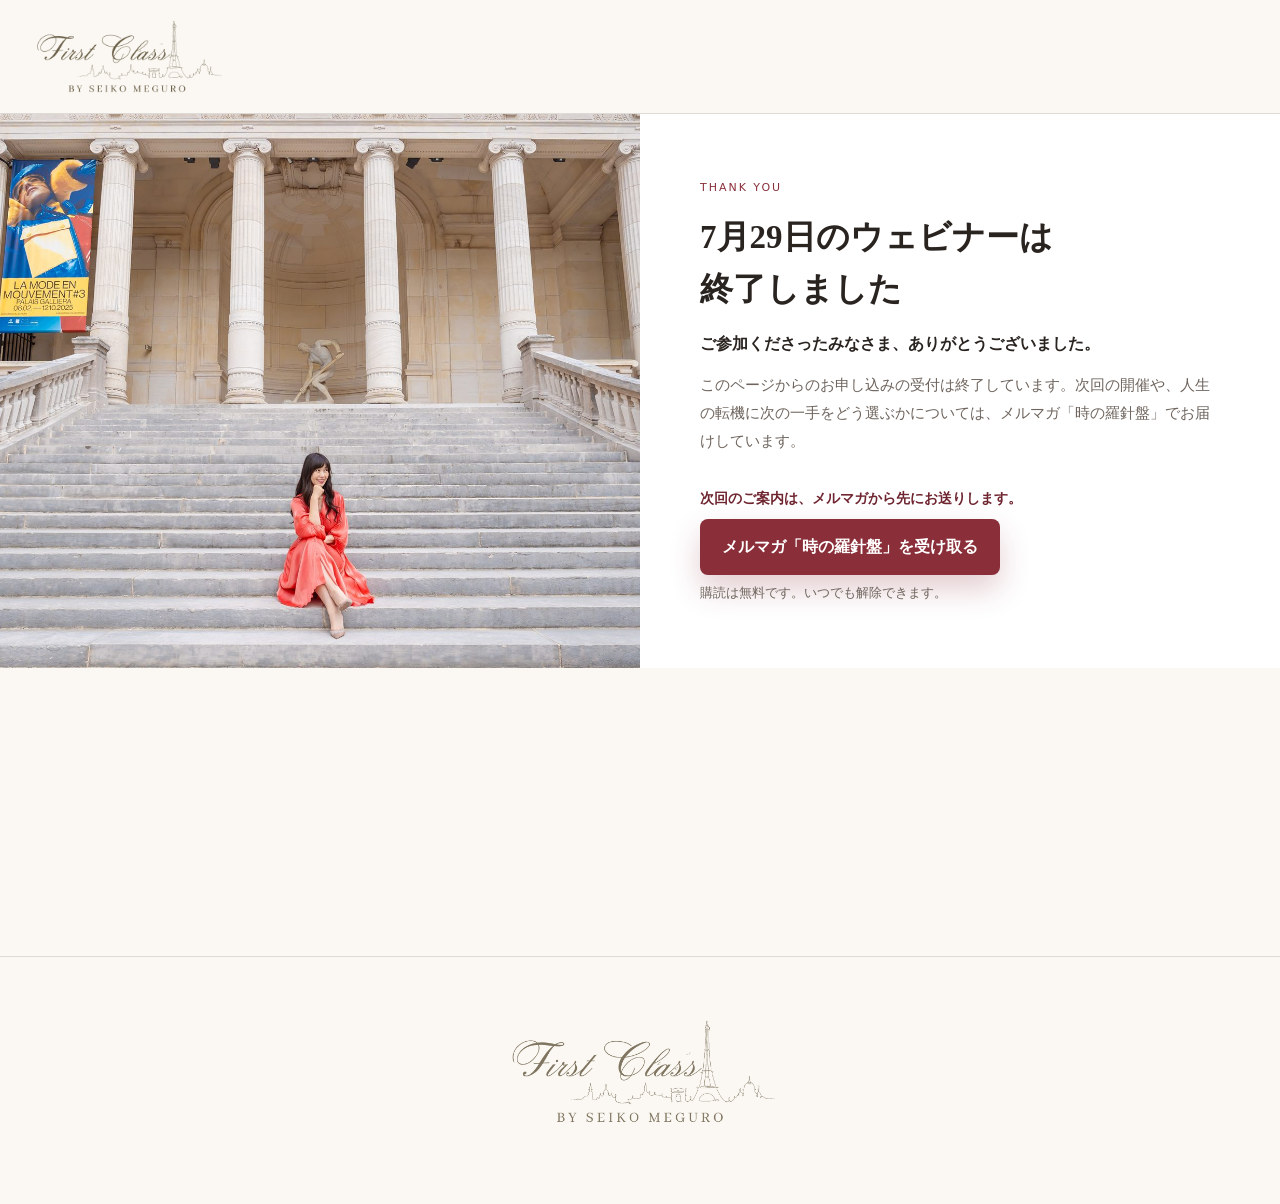
<file: resources/webinar-20260729/index.html>
<!doctype html>
<html lang="ja">
  <head>
    <meta charset="utf-8">
    <meta name="viewport" content="width=device-width, initial-scale=1">
    <title>受付終了 | 人生の転機に、次の一手を整える人生設計ウェビナー</title>
    <meta name="description" content="2026年7月29日開催の無料ウェビナーは終了しました。次回のご案内は、メルマガ「時の羅針盤」でお届けしています。">
    <meta name="robots" content="noindex">
    <link rel="stylesheet" href="./styles.css">
    <link rel="icon" href="./assets/favicon.png" type="image/png">
    <style>
      /* 受付終了ページ専用（2026-07-30 差し替え）。styles.css の変数・部品をそのまま使う */
      .closed {
        display: grid;
        align-content: start;
      }

      .closed-photo {
        margin: 0;
        height: clamp(220px, 36vh, 400px);
      }

      .closed-panel {
        display: grid;
        align-content: center;
        gap: 14px;
        padding: clamp(30px, 8vw, 64px) clamp(20px, 6vw, 60px);
        background: var(--white);
      }

      .closed-panel h1 {
        margin: 0;
        font-family: var(--serif);
        font-size: clamp(23px, 5.4vw, 33px);
        font-weight: 600;
        line-height: 1.55;
      }

      .closed-lead {
        margin: 0;
        font-weight: 700;
      }

      .closed-copy {
        margin: 0;
        color: var(--muted);
        font-size: 15px;
      }

      @media (min-width: 760px) {
        .closed {
          grid-template-columns: 1fr 1fr;
          align-items: stretch;
          min-height: calc(100vh - 58px);
        }

        .closed-photo {
          height: auto;
          min-height: 100%;
        }
      }
    </style>
  </head>
  <body>
    <header class="site-header" aria-label="ページ上部">
      <span class="brand-logo">
        <img src="./assets/first-class-logo.png" alt="First Class by Seiko Meguro">
      </span>
    </header>

    <main class="closed">
      <figure class="closed-photo">
        <img src="./assets/final-stairs.jpg" alt="広い階段に座る目黒せいこさん" style="--pos: 50% 48%;" fetchpriority="high">
      </figure>

      <div class="closed-panel">
        <p class="eyebrow">THANK YOU</p>
        <h1>7月29日のウェビナーは<br>終了しました</h1>
        <p class="closed-lead">ご参加くださったみなさま、ありがとうございました。</p>
        <p class="closed-copy">このページからのお申し込みの受付は終了しています。次回の開催や、人生の転機に次の一手をどう選ぶかについては、メルマガ「時の羅針盤」でお届けしています。</p>

        <div class="cta-block">
          <p class="cta-reason">次回のご案内は、メルマガから先にお送りします。</p>
          <a class="button button-primary" href="https://x.gd/7LiG7">メルマガ「時の羅針盤」を受け取る</a>
          <p class="microcopy">購読は無料です。いつでも解除できます。</p>
        </div>
      </div>
    </main>

    <footer class="site-footer" aria-label="ブランド情報">
      <img src="./assets/first-class-logo.png" alt="First Class by Seiko Meguro">
    </footer>
  </body>
</html>
</file>
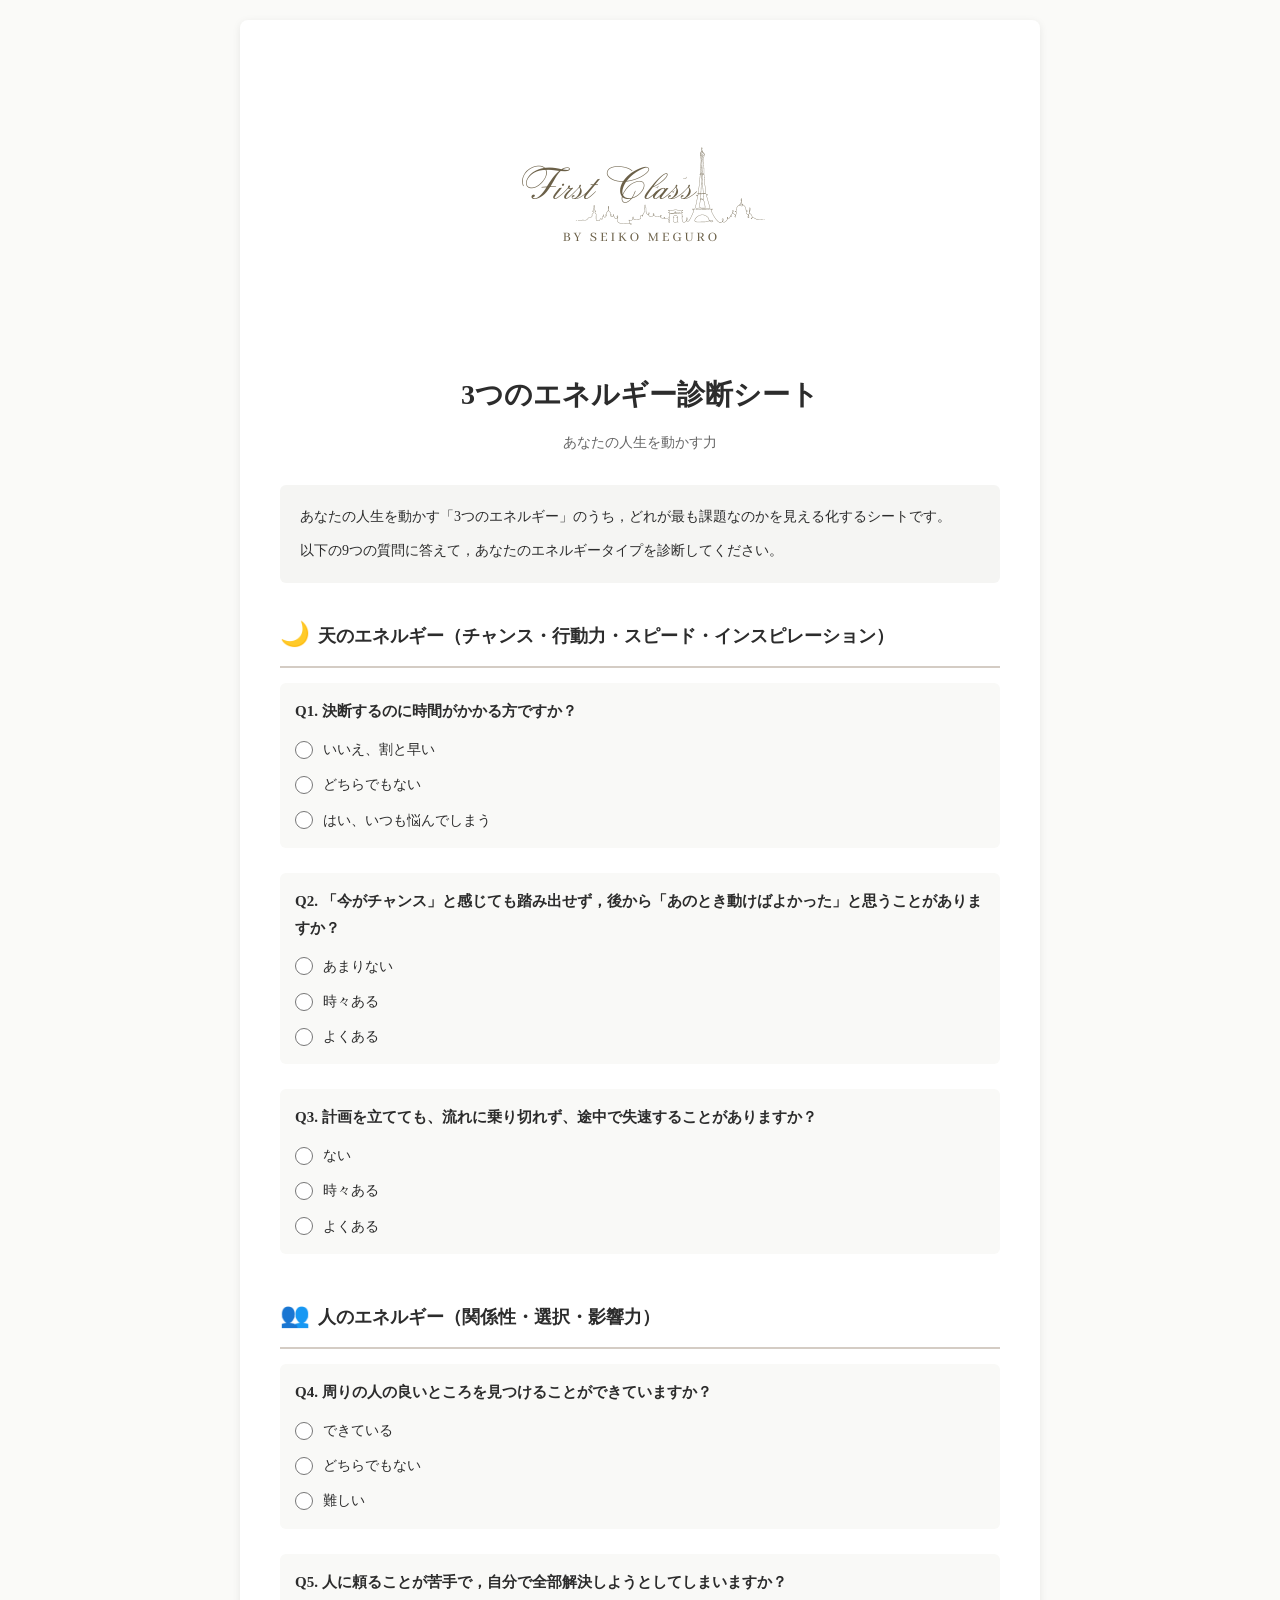
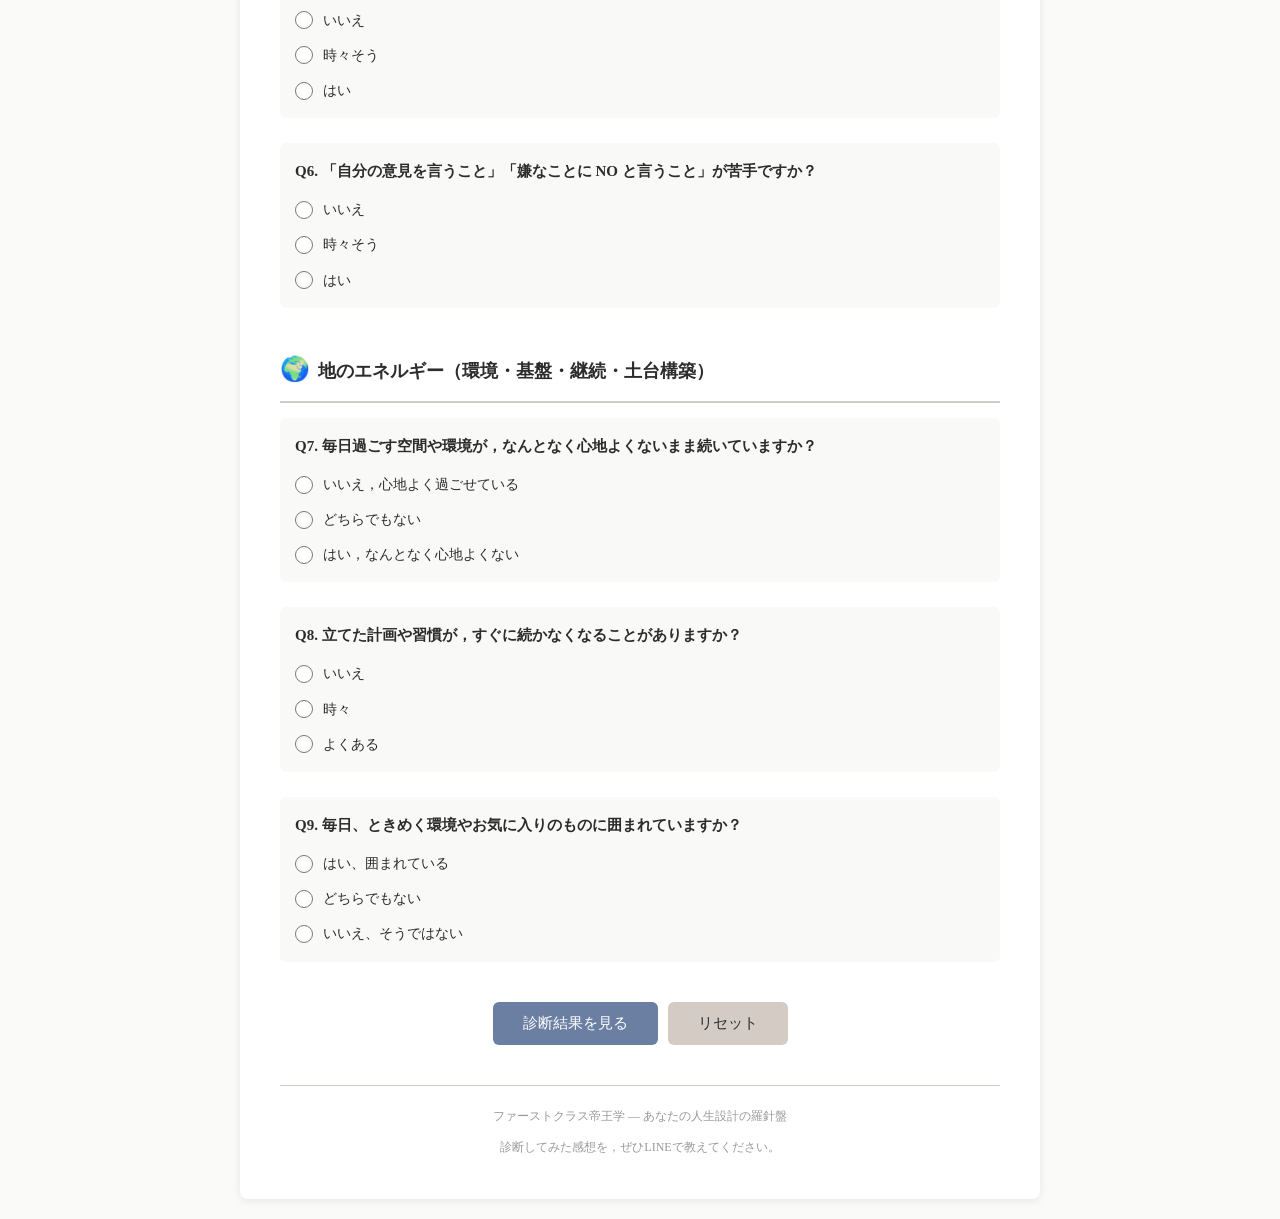
<file: resources/diagnosis.html>
<!DOCTYPE html>
<html lang="ja">
<head>
    <meta charset="UTF-8">
    <meta name="viewport" content="width=device-width, initial-scale=1.0">
    <title>あなたのエネルギータイプ診断シート</title>
    <style>
        * {
            margin: 0;
            padding: 0;
            box-sizing: border-box;
        }

        body {
            font-family: 'Georgia', 'Hiragino Mincho ProN', serif;
            background: #fafaf8;
            color: #2c2c2c;
            line-height: 1.8;
            padding: 20px;
        }

        .container {
            max-width: 800px;
            margin: 0 auto;
            background: white;
            padding: 40px;
            border-radius: 8px;
            box-shadow: 0 2px 8px rgba(0,0,0,0.08);
        }

        h1 {
            font-size: 28px;
            text-align: center;
            margin-bottom: 10px;
            font-weight: 600;
        }

        .subtitle {
            text-align: center;
            color: #666;
            font-size: 14px;
            margin-bottom: 30px;
        }

        .intro {
            background: #f5f5f3;
            padding: 20px;
            border-radius: 6px;
            margin-bottom: 30px;
            font-size: 14px;
            line-height: 1.7;
        }

        .section {
            margin-bottom: 40px;
        }

        .section-title {
            font-size: 18px;
            font-weight: 600;
            margin-bottom: 15px;
            padding-bottom: 10px;
            border-bottom: 2px solid #d4ccc4;
            color: #2c2c2c;
        }

        .emoji {
            font-size: 24px;
            margin-right: 8px;
        }

        .question {
            margin-bottom: 25px;
            padding: 15px;
            background: #f9f9f7;
            border-radius: 6px;
        }

        .question-text {
            font-weight: 600;
            margin-bottom: 12px;
            font-size: 15px;
        }

        .options {
            display: flex;
            flex-direction: column;
            gap: 10px;
        }

        .option {
            display: flex;
            align-items: center;
        }

        .option input[type="radio"] {
            margin-right: 10px;
            width: 18px;
            height: 18px;
            cursor: pointer;
        }

        .option label {
            cursor: pointer;
            font-size: 14px;
        }

        .score-display {
            margin-top: 15px;
            padding: 10px;
            background: #f0ebe5;
            border-radius: 4px;
            text-align: center;
            font-weight: 600;
            font-size: 14px;
            color: #666;
        }

        .button-group {
            display: flex;
            gap: 10px;
            margin-top: 30px;
            justify-content: center;
        }

        button {
            padding: 12px 30px;
            font-size: 15px;
            border: none;
            border-radius: 6px;
            cursor: pointer;
            font-family: inherit;
            transition: all 0.3s;
        }

        .btn-calculate {
            background: #6B7FA3;
            color: white;
        }

        .btn-calculate:hover {
            background: #5a6d8f;
        }

        .btn-reset {
            background: #d4ccc4;
            color: #2c2c2c;
        }

        .btn-reset:hover {
            background: #c9bbb0;
        }

        .result {
            display: none;
            margin-top: 40px;
            padding: 30px;
            background: #f5efe7;
            border-radius: 8px;
            border-left: 4px solid #6B7FA3;
        }

        .result.show {
            display: block;
        }

        .result-title {
            font-size: 22px;
            font-weight: 600;
            margin-bottom: 15px;
            color: #2c2c2c;
        }

        .result-content {
            font-size: 15px;
            line-height: 1.8;
            color: #2c2c2c;
        }

        .result-content p {
            margin-bottom: 15px;
        }

        .next-step {
            margin-top: 20px;
            padding-top: 20px;
            border-top: 1px solid #d4ccc4;
        }

        .cta-link {
            display: inline-block;
            margin-top: 15px;
            padding: 12px 20px;
            background: #6B7FA3;
            color: white;
            text-decoration: none;
            border-radius: 6px;
            font-size: 14px;
            transition: all 0.3s;
        }

        .cta-link:hover {
            background: #5a6d8f;
        }

        .footer {
            margin-top: 40px;
            padding-top: 20px;
            border-top: 1px solid #d4ccc4;
            text-align: center;
            font-size: 12px;
            color: #999;
        }

        @media (max-width: 600px) {
            .container {
                padding: 20px;
            }

            h1 {
                font-size: 24px;
            }

            button {
                padding: 10px 20px;
                font-size: 14px;
            }
        }
    </style>
</head>
<body>
    <div class="container">
        <div style="text-align: center; margin-bottom: 30px;">
            <img src="images/logo-first-class.png" alt="First Class by Seiko Meguro" style="max-width: 250px; height: auto; margin-bottom: 20px;">
        </div>
        <h1>3つのエネルギー診断シート</h1>
        <p class="subtitle">あなたの人生を動かす力</p>

        <div class="intro">
            <p>あなたの人生を動かす「3つのエネルギー」のうち，どれが最も課題なのかを見える化するシートです。</p>
            <p style="margin-top: 10px;">以下の9つの質問に答えて，あなたのエネルギータイプを診断してください。</p>
        </div>

        <form id="diagnosisForm">
            <!-- セクション1: 天のエネルギー -->
            <div class="section">
                <div class="section-title"><span class="emoji">🌙</span>天のエネルギー（チャンス・行動力・スピード・インスピレーション）</div>

                <div class="question">
                    <div class="question-text">Q1. 決断するのに時間がかかる方ですか？</div>
                    <div class="options">
                        <div class="option">
                            <input type="radio" name="q1" value="1" id="q1-1">
                            <label for="q1-1">いいえ、割と早い</label>
                        </div>
                        <div class="option">
                            <input type="radio" name="q1" value="2" id="q1-2">
                            <label for="q1-2">どちらでもない</label>
                        </div>
                        <div class="option">
                            <input type="radio" name="q1" value="3" id="q1-3">
                            <label for="q1-3">はい、いつも悩んでしまう</label>
                        </div>
                    </div>
                </div>

                <div class="question">
                    <div class="question-text">Q2. 「今がチャンス」と感じても踏み出せず，後から「あのとき動けばよかった」と思うことがありますか？</div>
                    <div class="options">
                        <div class="option">
                            <input type="radio" name="q2" value="1" id="q2-1">
                            <label for="q2-1">あまりない</label>
                        </div>
                        <div class="option">
                            <input type="radio" name="q2" value="2" id="q2-2">
                            <label for="q2-2">時々ある</label>
                        </div>
                        <div class="option">
                            <input type="radio" name="q2" value="3" id="q2-3">
                            <label for="q2-3">よくある</label>
                        </div>
                    </div>
                </div>

                <div class="question">
                    <div class="question-text">Q3. 計画を立てても、流れに乗り切れず、途中で失速することがありますか？</div>
                    <div class="options">
                        <div class="option">
                            <input type="radio" name="q3" value="1" id="q3-1">
                            <label for="q3-1">ない</label>
                        </div>
                        <div class="option">
                            <input type="radio" name="q3" value="2" id="q3-2">
                            <label for="q3-2">時々ある</label>
                        </div>
                        <div class="option">
                            <input type="radio" name="q3" value="3" id="q3-3">
                            <label for="q3-3">よくある</label>
                        </div>
                    </div>
                </div>
            </div>

            <!-- セクション2: 人のエネルギー -->
            <div class="section">
                <div class="section-title"><span class="emoji">👥</span>人のエネルギー（関係性・選択・影響力）</div>

                <div class="question">
                    <div class="question-text">Q4. 周りの人の良いところを見つけることができていますか？</div>
                    <div class="options">
                        <div class="option">
                            <input type="radio" name="q4" value="1" id="q4-1">
                            <label for="q4-1">できている</label>
                        </div>
                        <div class="option">
                            <input type="radio" name="q4" value="2" id="q4-2">
                            <label for="q4-2">どちらでもない</label>
                        </div>
                        <div class="option">
                            <input type="radio" name="q4" value="3" id="q4-3">
                            <label for="q4-3">難しい</label>
                        </div>
                    </div>
                </div>

                <div class="question">
                    <div class="question-text">Q5. 人に頼ることが苦手で，自分で全部解決しようとしてしまいますか？</div>
                    <div class="options">
                        <div class="option">
                            <input type="radio" name="q5" value="1" id="q5-1">
                            <label for="q5-1">いいえ</label>
                        </div>
                        <div class="option">
                            <input type="radio" name="q5" value="2" id="q5-2">
                            <label for="q5-2">時々そう</label>
                        </div>
                        <div class="option">
                            <input type="radio" name="q5" value="3" id="q5-3">
                            <label for="q5-3">はい</label>
                        </div>
                    </div>
                </div>

                <div class="question">
                    <div class="question-text">Q6. 「自分の意見を言うこと」「嫌なことに NO と言うこと」が苦手ですか？</div>
                    <div class="options">
                        <div class="option">
                            <input type="radio" name="q6" value="1" id="q6-1">
                            <label for="q6-1">いいえ</label>
                        </div>
                        <div class="option">
                            <input type="radio" name="q6" value="2" id="q6-2">
                            <label for="q6-2">時々そう</label>
                        </div>
                        <div class="option">
                            <input type="radio" name="q6" value="3" id="q6-3">
                            <label for="q6-3">はい</label>
                        </div>
                    </div>
                </div>
            </div>

            <!-- セクション3: 地のエネルギー -->
            <div class="section">
                <div class="section-title"><span class="emoji">🌍</span>地のエネルギー（環境・基盤・継続・土台構築）</div>

                <div class="question">
                    <div class="question-text">Q7. 毎日過ごす空間や環境が，なんとなく心地よくないまま続いていますか？</div>
                    <div class="options">
                        <div class="option">
                            <input type="radio" name="q7" value="1" id="q7-1">
                            <label for="q7-1">いいえ，心地よく過ごせている</label>
                        </div>
                        <div class="option">
                            <input type="radio" name="q7" value="2" id="q7-2">
                            <label for="q7-2">どちらでもない</label>
                        </div>
                        <div class="option">
                            <input type="radio" name="q7" value="3" id="q7-3">
                            <label for="q7-3">はい，なんとなく心地よくない</label>
                        </div>
                    </div>
                </div>

                <div class="question">
                    <div class="question-text">Q8. 立てた計画や習慣が，すぐに続かなくなることがありますか？</div>
                    <div class="options">
                        <div class="option">
                            <input type="radio" name="q8" value="1" id="q8-1">
                            <label for="q8-1">いいえ</label>
                        </div>
                        <div class="option">
                            <input type="radio" name="q8" value="2" id="q8-2">
                            <label for="q8-2">時々</label>
                        </div>
                        <div class="option">
                            <input type="radio" name="q8" value="3" id="q8-3">
                            <label for="q8-3">よくある</label>
                        </div>
                    </div>
                </div>

                <div class="question">
                    <div class="question-text">Q9. 毎日、ときめく環境やお気に入りのものに囲まれていますか？</div>
                    <div class="options">
                        <div class="option">
                            <input type="radio" name="q9" value="1" id="q9-1">
                            <label for="q9-1">はい、囲まれている</label>
                        </div>
                        <div class="option">
                            <input type="radio" name="q9" value="2" id="q9-2">
                            <label for="q9-2">どちらでもない</label>
                        </div>
                        <div class="option">
                            <input type="radio" name="q9" value="3" id="q9-3">
                            <label for="q9-3">いいえ、そうではない</label>
                        </div>
                    </div>
                </div>
            </div>

            <!-- ボタン -->
            <div class="button-group">
                <button type="button" class="btn-calculate" onclick="calculateResult()">診断結果を見る</button>
                <button type="reset" class="btn-reset">リセット</button>
            </div>
        </form>

        <!-- 結果表示エリア -->
        <div id="result" class="result">
            <div class="result-title" id="resultTitle"></div>
            <div class="result-content" id="resultContent"></div>
        </div>

        <div class="footer">
            <p>ファーストクラス帝王学 — あなたの人生設計の羅針盤</p>
            <p style="margin-top: 10px;">診断してみた感想を，ぜひLINEで教えてください。</p>
        </div>
    </div>

    <script>
        function calculateResult() {
            // 回答を集計
            const answers = {
                q1: parseInt(document.querySelector('input[name="q1"]:checked')?.value || 0),
                q2: parseInt(document.querySelector('input[name="q2"]:checked')?.value || 0),
                q3: parseInt(document.querySelector('input[name="q3"]:checked')?.value || 0),
                q4: parseInt(document.querySelector('input[name="q4"]:checked')?.value || 0),
                q5: parseInt(document.querySelector('input[name="q5"]:checked')?.value || 0),
                q6: parseInt(document.querySelector('input[name="q6"]:checked')?.value || 0),
                q7: parseInt(document.querySelector('input[name="q7"]:checked')?.value || 0),
                q8: parseInt(document.querySelector('input[name="q8"]:checked')?.value || 0),
                q9: parseInt(document.querySelector('input[name="q9"]:checked')?.value || 0),
            };

            // すべて回答しているか確認
            if (Object.values(answers).some(v => v === 0)) {
                alert('すべての質問に答えてください');
                return;
            }

            const tenScore = answers.q1 + answers.q2 + answers.q3;
            const jinScore = answers.q4 + answers.q5 + answers.q6;
            const chiScore = answers.q7 + answers.q8 + answers.q9;

            let resultTitle = '';
            let resultContent = '';

            // 結果判定
            const scores = [
                {name: '天', score: tenScore},
                {name: '人', score: jinScore},
                {name: '地', score: chiScore}
            ];

            const maxScore = Math.max(tenScore, jinScore, chiScore);
            const highScoreCount = scores.filter(s => s.score === maxScore).length;

            const nextStepHTML = `
                <div style="margin-top: 30px; padding: 20px; background: #f5f5f3; border-radius: 8px;">
                    <p style="font-size: 13px; color: #888; margin-bottom: 12px;">— さらに深めたい方へ —</p>
                    <p style="margin-bottom: 15px;">メルマガ『時の羅針盤』では，毎週あなたのエネルギーを整えるヒントをお届けしています。YouTubeでも各エネルギーについて詳しくお話ししています。</p>
                    <a href="https://x.gd/7LiG7" style="display: inline-block; background: #6b6b5a; color: white; padding: 12px 28px; border-radius: 4px; text-decoration: none; font-size: 14px; letter-spacing: 1px;">メルマガに登録する</a>
                </div>
            `;

            if (highScoreCount > 1) {
                resultTitle = '⚖️ あなたは「全方位整えどき」のタイプです';
                resultContent = `
                    <p style="margin-bottom: 16px;">天・人・地，3つのエネルギーがほぼ同じ点数でした。</p>
                    <p style="font-style: italic; color: #666; margin-bottom: 24px;">天のエネルギー：${tenScore}点 ／ 人のエネルギー：${jinScore}点 ／ 地のエネルギー：${chiScore}点</p>

                    <p style="margin-bottom: 20px;">エネルギーが滞ると，人生もじわじわと動かなくなっていきます。3つが同じくらい滞っているということは，逆に言えば，どこから整えても人生が動き始めるということ。今はそういう時期です。</p>

                    <p style="margin-bottom: 16px;"><strong>まず，3つのエネルギーを「日常の場面」で確認してみてください。</strong></p>

                    <div style="background: #fafaf8; border-left: 3px solid #d4ccc4; padding: 16px 20px; margin-bottom: 14px; border-radius: 0 6px 6px 0;">
                        <p style="font-weight: 600; margin-bottom: 8px;">🌙 天のエネルギーが滞っているとき</p>
                        <p style="color: #555; font-size: 14px;">「チャンスだとわかっているのに，踏み出せない」「アイデアは浮かぶのに，行動に移せない」「やる気が出る日と出ない日の差が激しい」</p>
                    </div>

                    <div style="background: #fafaf8; border-left: 3px solid #d4ccc4; padding: 16px 20px; margin-bottom: 14px; border-radius: 0 6px 6px 0;">
                        <p style="font-weight: 600; margin-bottom: 8px;">👥 人のエネルギーが滞っているとき</p>
                        <p style="color: #555; font-size: 14px;">「頼みたいのに言い出せなくて，結局一人でやってしまう」「人の目が気になって，本当に言いたいことが言えない」「助けを求めることが苦手で消耗している」</p>
                    </div>

                    <div style="background: #fafaf8; border-left: 3px solid #d4ccc4; padding: 16px 20px; margin-bottom: 24px; border-radius: 0 6px 6px 0;">
                        <p style="font-weight: 600; margin-bottom: 8px;">🌍 地のエネルギーが滞っているとき</p>
                        <p style="color: #555; font-size: 14px;">「毎日同じ場所・同じルーティンで，何かが停滞している感覚がある」「やる気はあるのに習慣が続かない」「環境を変えたいのに，なかなか動けない」</p>
                    </div>

                    <p style="margin-bottom: 8px;">どれが一番「あるある」と感じましたか？それが，今のあなたが一番先に整えるべきエネルギーです。3つのエネルギーはどれか一つが整い始めると，連鎖するように他も動き出します。</p>
                    ${nextStepHTML}
                `;
            } else if (tenScore === maxScore) {
                resultTitle = '🌙 あなたは「天のエネルギー」が課題のタイプです';
                resultContent = `
                    <p style="margin-bottom: 16px;">天のエネルギーのスコアが最も高い結果でした。</p>
                    <p style="font-style: italic; color: #666; margin-bottom: 20px;">天のエネルギー：${tenScore}点 ／ 人のエネルギー：${jinScore}点 ／ 地のエネルギー：${chiScore}点</p>

                    <p style="margin-bottom: 16px;">天のエネルギーが滞ると，チャンスが目の前に来ても動けない状態が続き，気づかないうちに人生の流れが止まっていきます。「チャンスだとわかっているのに踏み出せない」「アイデアや直感はあるのに，行動に移すまでに時間がかかってしまう」——そんな経験はありませんか？</p>

                    <p style="margin-bottom: 12px;"><strong>これが起きる本当の理由：</strong></p>
                    <p style="margin-bottom: 16px;">天のエネルギーは，チャンスをつかむ力・行動スピード・インスピレーションを司ります。このエネルギーが滞ると，「今だ」という感覚がつかみにくくなります。悪いのは意志力でも才能でもなく，「流れの読み方を知らないだけ」です。</p>

                    <p style="margin-bottom: 12px;"><strong>今すぐできること：</strong></p>
                    <p style="margin-bottom: 8px;">「3秒で決める」練習を今日から始めてみてください。小さな選択（ランチ，返信のタイミングなど）を3秒で即決する習慣が，天のエネルギーを動かす第一歩になります。</p>
                    ${nextStepHTML}
                `;
            } else if (jinScore === maxScore) {
                resultTitle = '👥 あなたは「人のエネルギー」が課題のタイプです';
                resultContent = `
                    <p style="margin-bottom: 16px;">人のエネルギーのスコアが最も高い結果でした。</p>
                    <p style="font-style: italic; color: #666; margin-bottom: 20px;">天のエネルギー：${tenScore}点 ／ 人のエネルギー：${jinScore}点 ／ 地のエネルギー：${chiScore}点</p>

                    <p style="margin-bottom: 16px;">人のエネルギーが滞ると，人間関係の中で消耗し続け，自分のために動く力がじわじわと奪われていきます。「頼みたいのに言い出せなくて，結局一人でやってしまう」「人の目が気になって，本当のことが言えない」——そういう場面で消耗していることはありませんか？</p>

                    <p style="margin-bottom: 12px;"><strong>これが起きる本当の理由：</strong></p>
                    <p style="margin-bottom: 16px;">実は，これは「弱さ」ではなく，相手の気持ちを繊細に読める感受性の高さの裏返しです。その能力を「相手のため」だけでなく「自分のため」にも使えるようになるだけで，人間関係の質が変わります。</p>

                    <p style="margin-bottom: 12px;"><strong>今すぐできること：</strong></p>
                    <p style="margin-bottom: 8px;">今日，小さな「お願い」を一度だけしてみてください。頼ることは，相手への信頼の表れです。自分のエネルギーを守ることで，結果的に周りにもっと大きな愛を届けられるようになります。</p>
                    ${nextStepHTML}
                `;
            } else {
                resultTitle = '🌍 あなたは「地のエネルギー」が課題のタイプです';
                resultContent = `
                    <p style="margin-bottom: 16px;">地のエネルギーのスコアが最も高い結果でした。</p>
                    <p style="font-style: italic; color: #666; margin-bottom: 20px;">天のエネルギー：${tenScore}点 ／ 人のエネルギー：${jinScore}点 ／ 地のエネルギー：${chiScore}点</p>

                    <p style="margin-bottom: 16px;">地のエネルギーが滞ると，習慣が続かず，土台が築けないまま，人生がなかなか前に進まない状態になっていきます。コロナ禍で外に出られなかった時期，気持ちまで停滞した経験はありませんでしたか？あれは偶然ではなく，地のエネルギーが止まっていたサインです。「やる気はあるのに続かない」「環境を変えたいのに動けない」——心当たりはありますか？</p>

                    <p style="margin-bottom: 12px;"><strong>これが起きる本当の理由：</strong></p>
                    <p style="margin-bottom: 16px;">地のエネルギーは，環境・基盤・継続・土台構築を司ります。どんなに意志力があっても，場のエネルギーが整っていなければ，習慣も行動も根付きません。逆に言えば，環境を整えるだけで，行動は自然についてきます。</p>

                    <p style="margin-bottom: 12px;"><strong>今すぐできること：</strong></p>
                    <p style="margin-bottom: 8px;">デスクや部屋の一角を「ときめくものだけ」にしてみてください。毎日目に入る空間が変わると，気持ちと行動が驚くほど変わります。小さな環境の整えが，地のエネルギーを動かす第一歩です。</p>
                    ${nextStepHTML}
                `;
            }

            document.getElementById('resultTitle').textContent = resultTitle;
            document.getElementById('resultContent').innerHTML = resultContent;
            document.getElementById('result').classList.add('show');

            // 結果セクションまでスクロール
            document.getElementById('result').scrollIntoView({behavior: 'smooth'});
        }
    </script>
</body>
</html>
</file>
<file: resources/webinar-20260729/styles.css>
:root {
  --ink: #2a2421;
  --muted: #6f655e;
  --paper: #fbf8f3;
  --white: #ffffff;
  --sage: #e3ede7;
  --sage-lounge: #f2f1ea;
  --sage-deep: #c9d8cf;
  --blush: #f4e5df;
  --burgundy: #8a2f3a;
  --burgundy-dark: #6f2530;
  --gold: #b49462;
  --line: rgba(42, 36, 33, 0.14);
  --shadow: 0 18px 60px rgba(42, 36, 33, 0.12);
  --serif: "Yu Mincho", "Hiragino Mincho ProN", "Times New Roman", serif;
  --sans: "Yu Gothic", "Hiragino Sans", "Meiryo", system-ui, sans-serif;
}

* {
  box-sizing: border-box;
}

html {
  scroll-behavior: smooth;
}

body {
  margin: 0;
  background: var(--paper);
  color: var(--ink);
  font-family: var(--sans);
  font-size: 16px;
  line-height: 1.85;
  letter-spacing: 0;
  padding-bottom: 0;
}

img {
  display: block;
  width: 100%;
  height: 100%;
  object-fit: cover;
  object-position: var(--pos, 50% 50%);
}

a {
  color: inherit;
}

.skip-link {
  position: absolute;
  left: 12px;
  top: 12px;
  transform: translateY(-150%);
  background: var(--burgundy);
  color: var(--white);
  padding: 10px 14px;
  z-index: 20;
}

.skip-link:focus {
  transform: translateY(0);
}

.site-header {
  position: sticky;
  top: 0;
  z-index: 10;
  display: flex;
  align-items: center;
  justify-content: space-between;
  gap: 16px;
  min-height: 58px;
  padding: 12px 18px;
  background: rgba(251, 248, 243, 0.94);
  border-bottom: 1px solid var(--line);
  backdrop-filter: blur(14px);
}

.brand-logo {
  display: inline-flex;
  align-items: center;
  width: clamp(136px, 34vw, 188px);
  min-width: 0;
}

.brand-logo img {
  display: block;
  width: 100%;
  height: auto;
}

.eyebrow {
  margin: 0;
  font-size: 11px;
  letter-spacing: 0.18em;
  text-transform: uppercase;
  color: var(--burgundy);
  font-weight: 500;
  font-style: normal;
  font-family: var(--sans);
}

.header-cta {
  display: inline-flex;
  align-items: center;
  justify-content: center;
  min-height: 38px;
  padding: 8px 14px;
  border-radius: 7px;
  background: var(--burgundy);
  color: var(--white);
  font-size: 13px;
  font-weight: 700;
  text-decoration: none;
  white-space: nowrap;
}

.hero {
  display: grid;
  background: var(--white);
}

.hero-photo {
  margin: 0;
  min-height: 250px;
  max-height: 290px;
  aspect-ratio: 4 / 3;
  background: var(--sage);
}

.hero-panel,
.final-panel {
  padding: 24px 22px 34px;
  background: var(--white);
}

.hero-kicker {
  margin: 12px 0 4px;
  color: var(--gold);
  font-weight: 700;
}

h1,
h2,
h3 {
  margin: 0;
  line-height: 1.35;
  letter-spacing: 0;
}

h1,
h2 {
  font-family: var(--serif);
  font-weight: 500;
}

h1 {
  margin-top: 8px;
  font-size: clamp(27px, 7.8vw, 64px);
}

h2 {
  font-size: clamp(27px, 8vw, 44px);
}

h3 {
  font-size: 18px;
  line-height: 1.55;
}

.hero-lead {
  margin: 12px 0 0;
  font-family: var(--serif);
  font-size: 18px;
  line-height: 1.55;
}

.hero-copy {
  margin: 12px 0 0;
  color: var(--muted);
}

.event-summary {
  display: grid;
  gap: 5px;
  margin: 16px 0 0;
  padding: 12px 14px;
  background: var(--paper);
  border: 1px solid var(--line);
  border-radius: 8px;
}

.event-summary div,
.overview-list div {
  display: grid;
  grid-template-columns: 76px 1fr;
  gap: 12px;
  align-items: baseline;
}

dt {
  color: var(--muted);
  font-size: 13px;
  font-weight: 700;
}

dd {
  margin: 0;
  font-weight: 700;
}

.cta-block {
  margin-top: 16px;
}

.cta-reason {
  margin: 0 0 8px;
  color: var(--burgundy-dark);
  font-size: 14px;
  font-weight: 700;
}

.button {
  display: inline-flex;
  align-items: center;
  justify-content: center;
  width: 100%;
  min-height: 56px;
  padding: 14px 20px;
  border-radius: 8px;
  text-decoration: none;
  font-weight: 800;
  line-height: 1.3;
  text-align: center;
}

.button-primary {
  background: var(--burgundy);
  color: var(--white);
  box-shadow: 0 14px 30px rgba(138, 47, 58, 0.24);
}

.button-primary:hover,
.button-primary:focus {
  background: var(--burgundy-dark);
}

.microcopy {
  margin: 8px 0 0;
  color: var(--muted);
  font-size: 13px;
  line-height: 1.6;
}

@media (max-width: 759px) {
  .hero-copy {
    display: none;
  }

  .hero .cta-block {
    display: none;
  }

  .hero .button {
    min-height: 52px;
  }
}

.section {
  padding: 62px 0;
}

.section-inner {
  width: min(100% - 40px, 1080px);
  margin: 0 auto;
}

.narrow {
  width: min(100% - 40px, 760px);
}

.section-heading {
  display: grid;
  gap: 14px;
  margin-bottom: 28px;
}

.section-heading p:last-child {
  margin: 0;
  color: var(--muted);
}

.audience {
  background: var(--sage-lounge);
}

.check-grid {
  display: grid;
  gap: 12px;
}

.check-item {
  position: relative;
  padding: 16px 16px 16px 44px;
  background: rgba(255, 255, 255, 0.84);
  border: 1px solid rgba(42, 36, 33, 0.08);
  border-radius: 8px;
  box-shadow: 0 8px 26px rgba(42, 36, 33, 0.06);
}

.check-item::before {
  content: "";
  position: absolute;
  left: 17px;
  top: 24px;
  width: 10px;
  height: 10px;
  border-radius: 50%;
  background: var(--burgundy);
}

.cta-inline {
  padding: 22px;
  margin-top: 26px;
  background: rgba(255, 255, 255, 0.78);
  border: 1px solid rgba(42, 36, 33, 0.1);
  border-radius: 8px;
}

.split {
  background: var(--paper);
}

.split-inner {
  display: grid;
  gap: 30px;
  align-items: center;
}

.copy p {
  margin: 18px 0 0;
  color: var(--muted);
}

.copy .profile-role {
  margin-top: 6px;
  color: var(--burgundy-dark);
  font-size: 15px;
  font-weight: 800;
}

.image-card {
  margin: 0;
  overflow: hidden;
  border-radius: 8px;
  background: var(--sage);
  box-shadow: var(--shadow);
}

.image-card.portrait {
  aspect-ratio: 4 / 5;
}

.image-card.profile-photo img {
  transform: scale(1.12);
}

.image-card.landscape {
  aspect-ratio: 4 / 3;
}

.image-card.soft {
  box-shadow: none;
}

.problem {
  background: var(--white);
}

.problem p,
.future p {
  color: var(--muted);
}

.benefits {
  background: var(--paper);
}

.benefit-list {
  display: grid;
  gap: 14px;
}

.benefit-card {
  padding: 22px;
  background: var(--white);
  border: 1px solid var(--line);
  border-radius: 8px;
}

.benefit-card span {
  display: block;
  margin-bottom: 10px;
  color: var(--burgundy);
  font-family: var(--serif);
  font-size: 22px;
}

.benefit-card p {
  margin: 10px 0 0;
  color: var(--muted);
}

.life-design {
  background: var(--sage-lounge);
}

.plain-list {
  display: grid;
  gap: 10px;
  margin: 22px 0 0;
  padding: 0;
  list-style: none;
}

.plain-list li {
  padding: 12px 14px;
  background: rgba(255, 255, 255, 0.7);
  border: 1px solid rgba(42, 36, 33, 0.1);
  border-radius: 8px;
}

.overview {
  background: var(--white);
}

.overview-card {
  padding: 22px;
  background: var(--paper);
  border: 1px solid var(--line);
  border-radius: 8px;
  box-shadow: var(--shadow);
}

.overview-list {
  display: grid;
  gap: 14px;
  margin: 0;
}

.gifts {
  background: var(--paper);
}

.gift-visual-inner {
  width: min(100%, 1220px);
}

.gift-full-visual {
  margin: 0;
  overflow: hidden;
  background: var(--paper);
}

.gift-full-visual img {
  width: 100%;
  height: auto;
  object-fit: contain;
}

.gift-visual-cta {
  width: min(100% - 40px, 720px);
  margin: 24px auto 0;
  text-align: center;
}

.future {
  background: var(--blush);
}

.future-grid {
  display: grid;
  gap: 10px;
  margin-top: 26px;
}

.future-grid div {
  padding: 14px 16px;
  background: rgba(255, 255, 255, 0.58);
  border: 1px solid rgba(42, 36, 33, 0.1);
  border-radius: 8px;
  color: var(--burgundy-dark);
  font-weight: 800;
}

.social-proof {
  background: linear-gradient(180deg, var(--white) 0%, var(--paper) 100%);
}

.voice-grid {
  display: grid;
  gap: 14px;
}

.voice-grid article {
  padding: 20px;
  background: var(--white);
  border: 1px solid var(--line);
  border-radius: 8px;
  box-shadow: 0 14px 34px rgba(42, 36, 33, 0.06);
}

.voice-grid p {
  margin: 0;
  color: var(--ink);
  font-family: var(--serif);
  font-size: clamp(18px, 5vw, 22px);
  line-height: 1.65;
}

.voice-grid span {
  display: block;
  margin-top: 14px;
  color: var(--muted);
  font-size: 13px;
  font-weight: 700;
}

.proof-stats {
  display: grid;
  gap: 10px;
  margin-top: 22px;
  padding-top: 22px;
  border-top: 1px solid var(--line);
}

.proof-stats div {
  display: grid;
  grid-template-columns: 54px 1fr;
  gap: 12px;
  align-items: center;
  padding: 12px 0;
}

.proof-stats strong {
  color: var(--gold);
  font-family: var(--serif);
  font-size: 28px;
  line-height: 1;
}

.proof-stats span {
  color: var(--ink);
  font-weight: 800;
}

.profile {
  background: var(--white);
}

.faq {
  background: var(--paper);
}

details {
  border-bottom: 1px solid var(--line);
}

summary {
  cursor: pointer;
  padding: 18px 0;
  font-weight: 800;
}

details p {
  margin: 0;
  padding: 0 0 18px;
  color: var(--muted);
}

.final-cta {
  display: grid;
  background: var(--white);
}

.final-photo {
  margin: 0;
  aspect-ratio: 4 / 3;
}

.site-footer {
  display: grid;
  place-items: center;
  padding: 38px 20px 96px;
  background: var(--paper);
  border-top: 1px solid var(--line);
}

.site-footer img {
  width: min(230px, 64vw);
  height: auto;
  opacity: 0.86;
}

.sticky-cta {
  display: none;
  position: sticky;
  left: 0;
  right: 0;
  bottom: 0;
  z-index: 30;
  grid-template-columns: 1fr auto;
  gap: 12px;
  align-items: center;
  padding: 10px 14px calc(10px + env(safe-area-inset-bottom));
  background: rgba(42, 36, 33, 0.94);
  color: var(--white);
}

.sticky-cta span {
  font-size: 13px;
  font-weight: 700;
}

.sticky-cta a {
  display: inline-flex;
  align-items: center;
  justify-content: center;
  min-height: 44px;
  padding: 10px 18px;
  border-radius: 8px;
  background: var(--burgundy);
  color: var(--white);
  font-weight: 800;
  text-decoration: none;
  white-space: nowrap;
}

@media (min-width: 760px) {
  body {
    padding-bottom: 0;
  }

  .site-header {
    padding: 14px 32px;
  }

  .brand-logo {
    width: 190px;
  }

  .hero {
    grid-template-columns: minmax(0, 1.05fr) minmax(420px, 0.95fr);
    min-height: calc(100vh - 66px);
  }

  .hero-photo {
    min-height: auto;
    max-height: none;
    aspect-ratio: auto;
    grid-column: 2;
    grid-row: 1;
  }

  .hero-panel {
    grid-column: 1;
    grid-row: 1;
    display: flex;
    flex-direction: column;
    justify-content: center;
    padding: 54px 54px 64px;
  }

  .button {
    width: auto;
    min-width: 300px;
  }

  .section {
    padding: 86px 0;
  }

  .gift-visual-inner {
    width: min(100% - 48px, 1220px);
  }

  .check-grid {
    grid-template-columns: repeat(2, minmax(0, 1fr));
  }

  .split-inner {
    grid-template-columns: repeat(2, minmax(0, 1fr));
    gap: 54px;
  }

  .split-inner.reverse .image-card {
    order: 0;
  }

  .benefit-list {
    grid-template-columns: repeat(2, minmax(0, 1fr));
  }

  .overview-card {
    padding: 36px;
  }

  .overview-list {
    grid-template-columns: repeat(2, minmax(0, 1fr));
  }

  .future-grid,
  .voice-grid,
  .proof-stats {
    grid-template-columns: repeat(3, minmax(0, 1fr));
  }

  .future-grid div:nth-child(4) {
    grid-column: 2 / 3;
  }

  .proof-stats div {
    grid-template-columns: 1fr;
    justify-items: center;
    text-align: center;
    padding: 0 18px;
  }

  .final-cta {
    grid-template-columns: 1fr 1fr;
    align-items: stretch;
  }

  .final-photo {
    aspect-ratio: auto;
    min-height: 520px;
  }

  .final-panel {
    display: flex;
    flex-direction: column;
    justify-content: center;
    padding: 58px;
  }

  .site-footer {
    padding: 54px 24px 72px;
  }

  .site-footer img {
    width: 270px;
  }

  .sticky-cta {
    display: none;
  }
}

@media (min-width: 1100px) {
  .hero-panel {
    padding-left: max(64px, calc((100vw - 1180px) / 2));
  }
}
</file>
